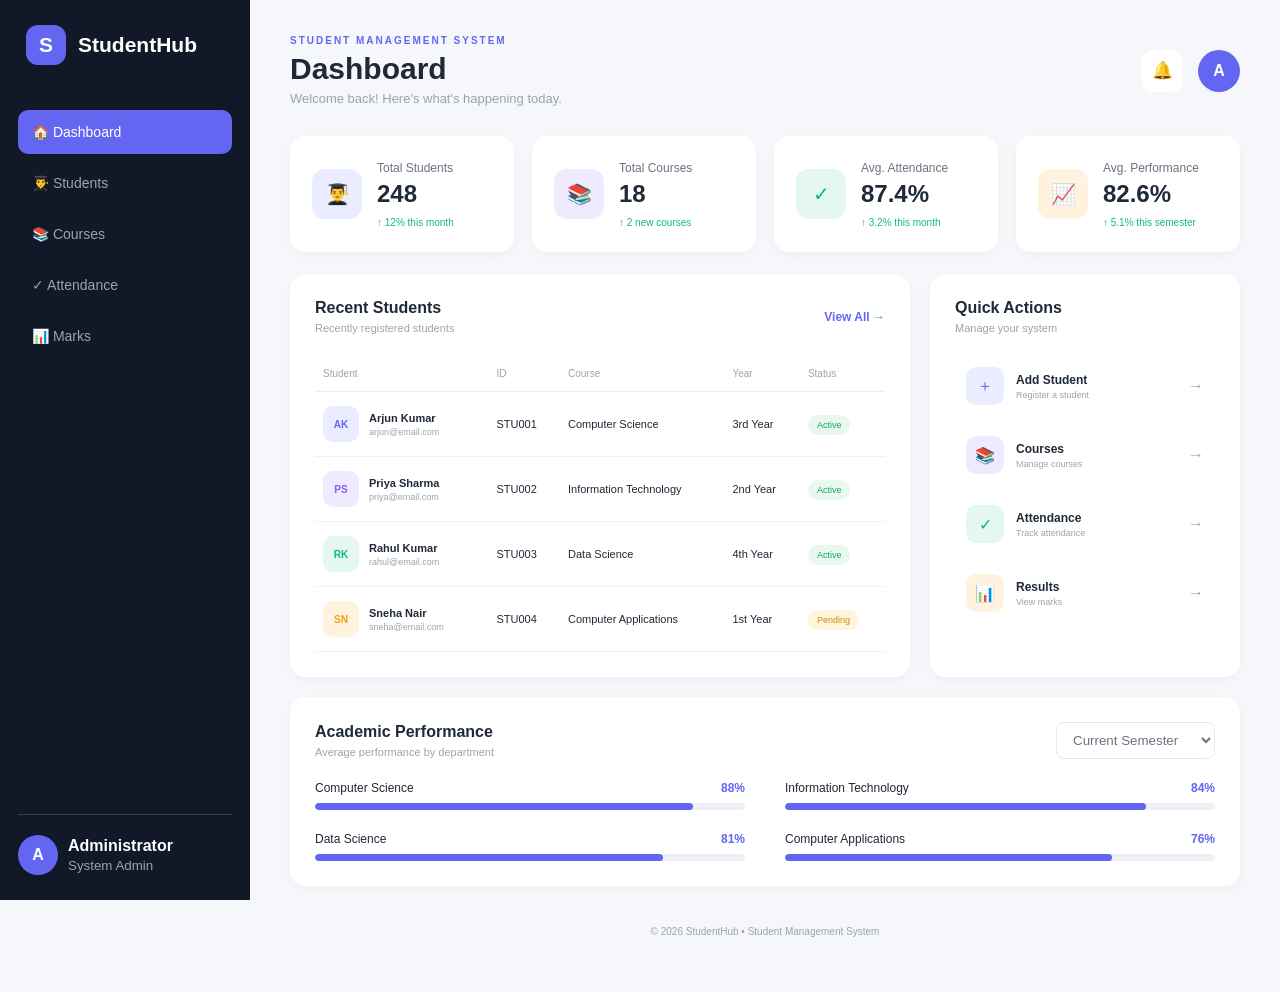
<file: index.html>
<!DOCTYPE html>
<html lang="en">
<head>
    <meta charset="UTF-8">
    <meta name="viewport" content="width=device-width, initial-scale=1.0">
    <title>StudentHub | Dashboard</title>
    <link rel="stylesheet" href="css/style.css">
</head>
<body>

<aside class="sidebar">
    <div class="logo">
        <div class="logo-box">S</div>
        <span>StudentHub</span>
    </div>

    <nav>
        <a href="index.html" class="active">🏠 Dashboard</a>
        <a href="students.html">👨‍🎓 Students</a>
        <a href="courses.html">📚 Courses</a>
        <a href="attendance.html">✓ Attendance</a>
        <a href="marks.html">📊 Marks</a>
    </nav>

    <div class="sidebar-user">
        <div class="user-avatar">A</div>
        <div>
            <strong>Administrator</strong>
            <small>System Admin</small>
        </div>
    </div>
</aside>

<main class="main-content">

    <header class="topbar">
        <div>
            <p class="eyebrow">STUDENT MANAGEMENT SYSTEM</p>
            <h1>Dashboard</h1>
            <p class="subtitle">Welcome back! Here's what's happening today.</p>
        </div>

        <div class="top-right">
            <button class="notification" onclick="showNotification()">🔔</button>
            <div class="profile-avatar">A</div>
        </div>
    </header>

    <section class="stats-grid">

        <div class="stat-card">
            <div class="stat-icon blue">👨‍🎓</div>
            <div>
                <span>Total Students</span>
                <h2 id="totalStudents">248</h2>
                <small class="up">↑ 12% this month</small>
            </div>
        </div>

        <div class="stat-card">
            <div class="stat-icon purple">📚</div>
            <div>
                <span>Total Courses</span>
                <h2>18</h2>
                <small class="up">↑ 2 new courses</small>
            </div>
        </div>

        <div class="stat-card">
            <div class="stat-icon green">✓</div>
            <div>
                <span>Avg. Attendance</span>
                <h2>87.4%</h2>
                <small class="up">↑ 3.2% this month</small>
            </div>
        </div>

        <div class="stat-card">
            <div class="stat-icon orange">📈</div>
            <div>
                <span>Avg. Performance</span>
                <h2>82.6%</h2>
                <small class="up">↑ 5.1% this semester</small>
            </div>
        </div>

    </section>

    <section class="content-grid">

        <div class="panel wide">
            <div class="panel-heading">
                <div>
                    <h3>Recent Students</h3>
                    <p>Recently registered students</p>
                </div>
                <a href="students.html" class="view-all">View All →</a>
            </div>

            <div class="table-wrapper">
                <table>
                    <thead>
                        <tr>
                            <th>Student</th>
                            <th>ID</th>
                            <th>Course</th>
                            <th>Year</th>
                            <th>Status</th>
                        </tr>
                    </thead>

                    <tbody>
                        <tr>
                            <td>
                                <div class="student-info">
                                    <div class="student-avatar">AK</div>
                                    <div>
                                        <strong>Arjun Kumar</strong>
                                        <small>arjun@email.com</small>
                                    </div>
                                </div>
                            </td>
                            <td>STU001</td>
                            <td>Computer Science</td>
                            <td>3rd Year</td>
                            <td><span class="badge success">Active</span></td>
                        </tr>

                        <tr>
                            <td>
                                <div class="student-info">
                                    <div class="student-avatar purple-bg">PS</div>
                                    <div>
                                        <strong>Priya Sharma</strong>
                                        <small>priya@email.com</small>
                                    </div>
                                </div>
                            </td>
                            <td>STU002</td>
                            <td>Information Technology</td>
                            <td>2nd Year</td>
                            <td><span class="badge success">Active</span></td>
                        </tr>

                        <tr>
                            <td>
                                <div class="student-info">
                                    <div class="student-avatar green-bg">RK</div>
                                    <div>
                                        <strong>Rahul Kumar</strong>
                                        <small>rahul@email.com</small>
                                    </div>
                                </div>
                            </td>
                            <td>STU003</td>
                            <td>Data Science</td>
                            <td>4th Year</td>
                            <td><span class="badge success">Active</span></td>
                        </tr>

                        <tr>
                            <td>
                                <div class="student-info">
                                    <div class="student-avatar orange-bg">SN</div>
                                    <div>
                                        <strong>Sneha Nair</strong>
                                        <small>sneha@email.com</small>
                                    </div>
                                </div>
                            </td>
                            <td>STU004</td>
                            <td>Computer Applications</td>
                            <td>1st Year</td>
                            <td><span class="badge warning">Pending</span></td>
                        </tr>
                    </tbody>
                </table>
            </div>
        </div>

        <div class="panel">
            <div class="panel-heading">
                <div>
                    <h3>Quick Actions</h3>
                    <p>Manage your system</p>
                </div>
            </div>

            <div class="quick-actions">

                <a href="students.html" class="quick-action">
                    <div class="action-icon blue">＋</div>
                    <div>
                        <strong>Add Student</strong>
                        <small>Register a student</small>
                    </div>
                    <span>→</span>
                </a>

                <a href="courses.html" class="quick-action">
                    <div class="action-icon purple">📚</div>
                    <div>
                        <strong>Courses</strong>
                        <small>Manage courses</small>
                    </div>
                    <span>→</span>
                </a>

                <a href="attendance.html" class="quick-action">
                    <div class="action-icon green">✓</div>
                    <div>
                        <strong>Attendance</strong>
                        <small>Track attendance</small>
                    </div>
                    <span>→</span>
                </a>

                <a href="marks.html" class="quick-action">
                    <div class="action-icon orange">📊</div>
                    <div>
                        <strong>Results</strong>
                        <small>View marks</small>
                    </div>
                    <span>→</span>
                </a>

            </div>
        </div>

    </section>

    <section class="panel performance-panel">

        <div class="panel-heading">
            <div>
                <h3>Academic Performance</h3>
                <p>Average performance by department</p>
            </div>

            <select>
                <option>Current Semester</option>
                <option>Previous Semester</option>
            </select>
        </div>

        <div class="performance-grid">

            <div class="performance-item">
                <div class="performance-title">
                    <span>Computer Science</span>
                    <strong>88%</strong>
                </div>
                <div class="progress">
                    <div style="width:88%"></div>
                </div>
            </div>

            <div class="performance-item">
                <div class="performance-title">
                    <span>Information Technology</span>
                    <strong>84%</strong>
                </div>
                <div class="progress">
                    <div style="width:84%"></div>
                </div>
            </div>

            <div class="performance-item">
                <div class="performance-title">
                    <span>Data Science</span>
                    <strong>81%</strong>
                </div>
                <div class="progress">
                    <div style="width:81%"></div>
                </div>
            </div>

            <div class="performance-item">
                <div class="performance-title">
                    <span>Computer Applications</span>
                    <strong>76%</strong>
                </div>
                <div class="progress">
                    <div style="width:76%"></div>
                </div>
            </div>

        </div>

    </section>

    <footer>
        © 2026 StudentHub • Student Management System
    </footer>

</main>

<script src="js/script.js"></script>
</body>
</html>
</file>
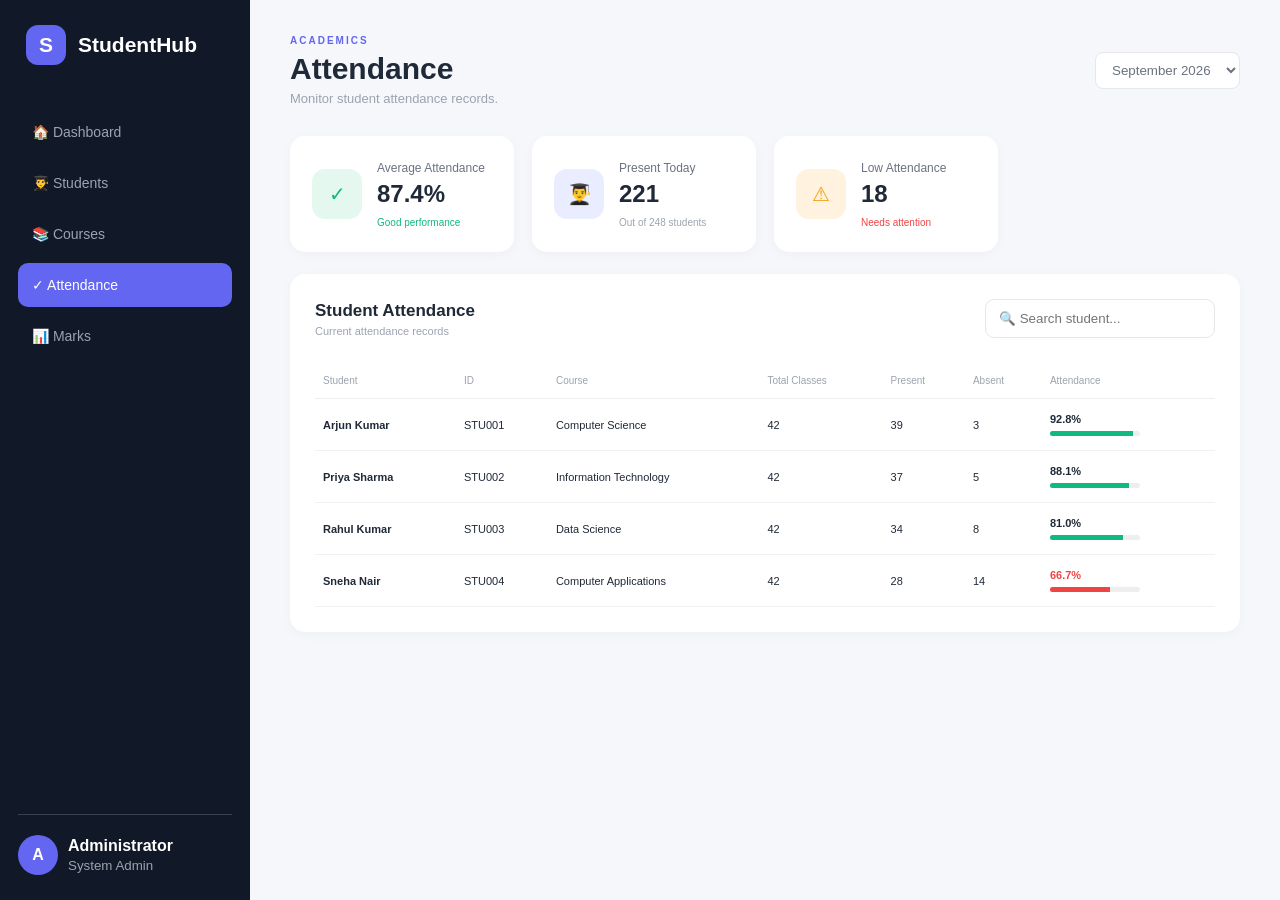
<file: attendance.html>
<!DOCTYPE html>
<html lang="en">
<head>
    <meta charset="UTF-8">
    <meta name="viewport" content="width=device-width, initial-scale=1.0">
    <title>StudentHub | Attendance</title>
    <link rel="stylesheet" href="css/style.css">
</head>
<body>

<aside class="sidebar">

    <div class="logo">
        <div class="logo-box">S</div>
        <span>StudentHub</span>
    </div>

    <nav>
        <a href="index.html">🏠 Dashboard</a>
        <a href="students.html">👨‍🎓 Students</a>
        <a href="courses.html">📚 Courses</a>
        <a href="attendance.html" class="active">✓ Attendance</a>
        <a href="marks.html">📊 Marks</a>
    </nav>

    <div class="sidebar-user">
        <div class="user-avatar">A</div>
        <div>
            <strong>Administrator</strong>
            <small>System Admin</small>
        </div>
    </div>

</aside>


<main class="main-content">

    <header class="topbar">

        <div>
            <p class="eyebrow">ACADEMICS</p>
            <h1>Attendance</h1>
            <p class="subtitle">Monitor student attendance records.</p>
        </div>

        <select class="header-select">
            <option>September 2026</option>
            <option>August 2026</option>
            <option>July 2026</option>
        </select>

    </header>


    <section class="stats-grid">

        <div class="stat-card">
            <div class="stat-icon green">✓</div>
            <div>
                <span>Average Attendance</span>
                <h2>87.4%</h2>
                <small class="up">Good performance</small>
            </div>
        </div>

        <div class="stat-card">
            <div class="stat-icon blue">👨‍🎓</div>
            <div>
                <span>Present Today</span>
                <h2>221</h2>
                <small>Out of 248 students</small>
            </div>
        </div>

        <div class="stat-card">
            <div class="stat-icon orange">⚠</div>
            <div>
                <span>Low Attendance</span>
                <h2>18</h2>
                <small class="down">Needs attention</small>
            </div>
        </div>

    </section>


    <section class="panel">

        <div class="toolbar">

            <div>
                <h3>Student Attendance</h3>
                <p>Current attendance records</p>
            </div>

            <input
                type="text"
                class="search"
                placeholder="🔍 Search student..."
                onkeyup="searchTable(this)"
            >

        </div>


        <div class="table-wrapper">

            <table>

                <thead>
                    <tr>
                        <th>Student</th>
                        <th>ID</th>
                        <th>Course</th>
                        <th>Total Classes</th>
                        <th>Present</th>
                        <th>Absent</th>
                        <th>Attendance</th>
                    </tr>
                </thead>

                <tbody>

                    <tr>
                        <td><strong>Arjun Kumar</strong></td>
                        <td>STU001</td>
                        <td>Computer Science</td>
                        <td>42</td>
                        <td>39</td>
                        <td>3</td>
                        <td>
                            <div class="attendance-cell">
                                <strong>92.8%</strong>
                                <div class="mini-progress">
                                    <div style="width:92.8%"></div>
                                </div>
                            </div>
                        </td>
                    </tr>

                    <tr>
                        <td><strong>Priya Sharma</strong></td>
                        <td>STU002</td>
                        <td>Information Technology</td>
                        <td>42</td>
                        <td>37</td>
                        <td>5</td>
                        <td>
                            <div class="attendance-cell">
                                <strong>88.1%</strong>
                                <div class="mini-progress">
                                    <div style="width:88.1%"></div>
                                </div>
                            </div>
                        </td>
                    </tr>

                    <tr>
                        <td><strong>Rahul Kumar</strong></td>
                        <td>STU003</td>
                        <td>Data Science</td>
                        <td>42</td>
                        <td>34</td>
                        <td>8</td>
                        <td>
                            <div class="attendance-cell">
                                <strong>81.0%</strong>
                                <div class="mini-progress">
                                    <div style="width:81%"></div>
                                </div>
                            </div>
                        </td>
                    </tr>

                    <tr>
                        <td><strong>Sneha Nair</strong></td>
                        <td>STU004</td>
                        <td>Computer Applications</td>
                        <td>42</td>
                        <td>28</td>
                        <td>14</td>
                        <td>
                            <div class="attendance-cell low">
                                <strong>66.7%</strong>
                                <div class="mini-progress">
                                    <div style="width:66.7%"></div>
                                </div>
                            </div>
                        </td>
                    </tr>

                </tbody>

            </table>

        </div>

    </section>

</main>

<script src="js/script.js"></script>
</body>
</html>
</file>
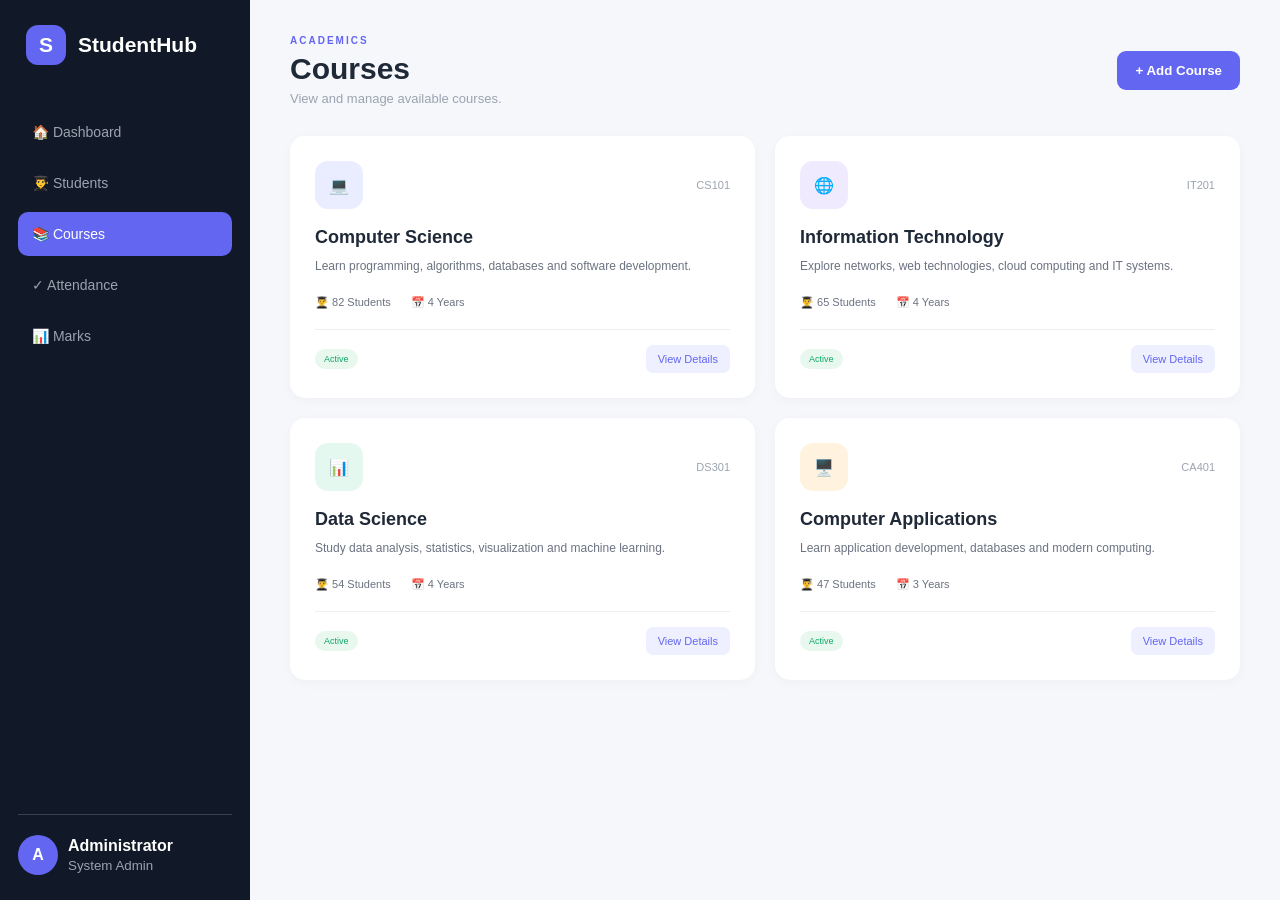
<file: courses.html>
<!DOCTYPE html>
<html lang="en">
<head>
    <meta charset="UTF-8">
    <meta name="viewport" content="width=device-width, initial-scale=1.0">
    <title>StudentHub | Courses</title>
    <link rel="stylesheet" href="css/style.css">
</head>
<body>

<aside class="sidebar">

    <div class="logo">
        <div class="logo-box">S</div>
        <span>StudentHub</span>
    </div>

    <nav>
        <a href="index.html">🏠 Dashboard</a>
        <a href="students.html">👨‍🎓 Students</a>
        <a href="courses.html" class="active">📚 Courses</a>
        <a href="attendance.html">✓ Attendance</a>
        <a href="marks.html">📊 Marks</a>
    </nav>

    <div class="sidebar-user">
        <div class="user-avatar">A</div>
        <div>
            <strong>Administrator</strong>
            <small>System Admin</small>
        </div>
    </div>

</aside>

<main class="main-content">

    <header class="topbar">

        <div>
            <p class="eyebrow">ACADEMICS</p>
            <h1>Courses</h1>
            <p class="subtitle">View and manage available courses.</p>
        </div>

        <button class="primary-btn" onclick="addCourse()">
            + Add Course
        </button>

    </header>


    <section class="course-grid">

        <div class="course-card">
            <div class="course-top">
                <div class="course-icon blue">💻</div>
                <span class="course-code">CS101</span>
            </div>

            <h3>Computer Science</h3>
            <p>Learn programming, algorithms, databases and software development.</p>

            <div class="course-info">
                <span>👨‍🎓 82 Students</span>
                <span>📅 4 Years</span>
            </div>

            <div class="course-footer">
                <span class="badge success">Active</span>
                <button class="small-btn">View Details</button>
            </div>
        </div>


        <div class="course-card">
            <div class="course-top">
                <div class="course-icon purple">🌐</div>
                <span class="course-code">IT201</span>
            </div>

            <h3>Information Technology</h3>
            <p>Explore networks, web technologies, cloud computing and IT systems.</p>

            <div class="course-info">
                <span>👨‍🎓 65 Students</span>
                <span>📅 4 Years</span>
            </div>

            <div class="course-footer">
                <span class="badge success">Active</span>
                <button class="small-btn">View Details</button>
            </div>
        </div>


        <div class="course-card">
            <div class="course-top">
                <div class="course-icon green">📊</div>
                <span class="course-code">DS301</span>
            </div>

            <h3>Data Science</h3>
            <p>Study data analysis, statistics, visualization and machine learning.</p>

            <div class="course-info">
                <span>👨‍🎓 54 Students</span>
                <span>📅 4 Years</span>
            </div>

            <div class="course-footer">
                <span class="badge success">Active</span>
                <button class="small-btn">View Details</button>
            </div>
        </div>


        <div class="course-card">
            <div class="course-top">
                <div class="course-icon orange">🖥️</div>
                <span class="course-code">CA401</span>
            </div>

            <h3>Computer Applications</h3>
            <p>Learn application development, databases and modern computing.</p>

            <div class="course-info">
                <span>👨‍🎓 47 Students</span>
                <span>📅 3 Years</span>
            </div>

            <div class="course-footer">
                <span class="badge success">Active</span>
                <button class="small-btn">View Details</button>
            </div>
        </div>

    </section>

</main>

<script src="js/script.js"></script>
</body>
</html>
</file>
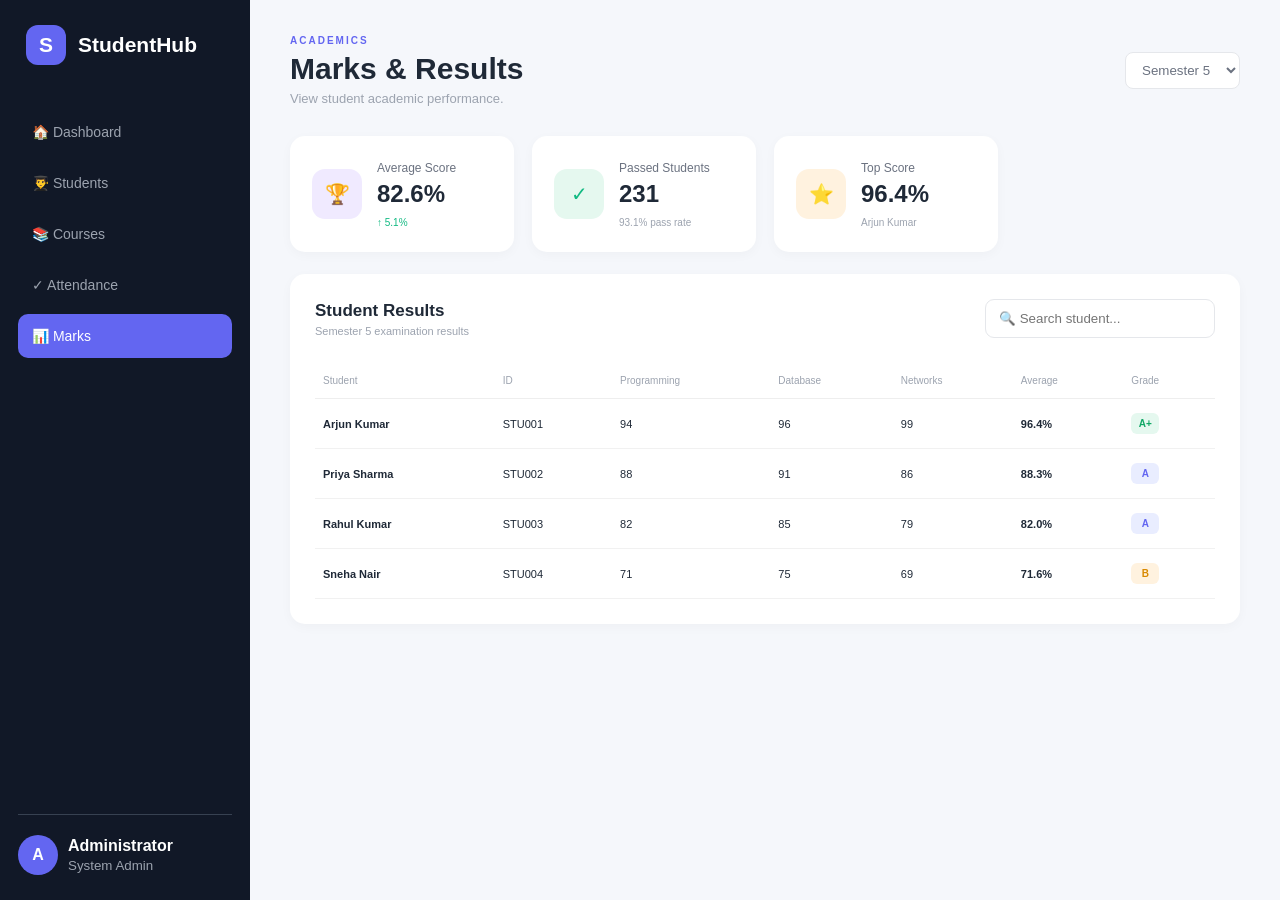
<file: marks.html>
<!DOCTYPE html>
<html lang="en">
<head>
    <meta charset="UTF-8">
    <meta name="viewport" content="width=device-width, initial-scale=1.0">
    <title>StudentHub | Marks</title>
    <link rel="stylesheet" href="css/style.css">
</head>
<body>

<aside class="sidebar">

    <div class="logo">
        <div class="logo-box">S</div>
        <span>StudentHub</span>
    </div>

    <nav>
        <a href="index.html">🏠 Dashboard</a>
        <a href="students.html">👨‍🎓 Students</a>
        <a href="courses.html">📚 Courses</a>
        <a href="attendance.html">✓ Attendance</a>
        <a href="marks.html" class="active">📊 Marks</a>
    </nav>

    <div class="sidebar-user">
        <div class="user-avatar">A</div>
        <div>
            <strong>Administrator</strong>
            <small>System Admin</small>
        </div>
    </div>

</aside>


<main class="main-content">

    <header class="topbar">

        <div>
            <p class="eyebrow">ACADEMICS</p>
            <h1>Marks & Results</h1>
            <p class="subtitle">View student academic performance.</p>
        </div>

        <select class="header-select">
            <option>Semester 5</option>
            <option>Semester 4</option>
            <option>Semester 3</option>
        </select>

    </header>


    <section class="stats-grid">

        <div class="stat-card">
            <div class="stat-icon purple">🏆</div>
            <div>
                <span>Average Score</span>
                <h2>82.6%</h2>
                <small class="up">↑ 5.1%</small>
            </div>
        </div>

        <div class="stat-card">
            <div class="stat-icon green">✓</div>
            <div>
                <span>Passed Students</span>
                <h2>231</h2>
                <small>93.1% pass rate</small>
            </div>
        </div>

        <div class="stat-card">
            <div class="stat-icon orange">⭐</div>
            <div>
                <span>Top Score</span>
                <h2>96.4%</h2>
                <small>Arjun Kumar</small>
            </div>
        </div>

    </section>


    <section class="panel">

        <div class="toolbar">

            <div>
                <h3>Student Results</h3>
                <p>Semester 5 examination results</p>
            </div>

            <input
                type="text"
                class="search"
                placeholder="🔍 Search student..."
                onkeyup="searchTable(this)"
            >

        </div>


        <div class="table-wrapper">

            <table>

                <thead>
                    <tr>
                        <th>Student</th>
                        <th>ID</th>
                        <th>Programming</th>
                        <th>Database</th>
                        <th>Networks</th>
                        <th>Average</th>
                        <th>Grade</th>
                    </tr>
                </thead>

                <tbody>

                    <tr>
                        <td><strong>Arjun Kumar</strong></td>
                        <td>STU001</td>
                        <td>94</td>
                        <td>96</td>
                        <td>99</td>
                        <td><strong>96.4%</strong></td>
                        <td><span class="grade a-plus">A+</span></td>
                    </tr>

                    <tr>
                        <td><strong>Priya Sharma</strong></td>
                        <td>STU002</td>
                        <td>88</td>
                        <td>91</td>
                        <td>86</td>
                        <td><strong>88.3%</strong></td>
                        <td><span class="grade a">A</span></td>
                    </tr>

                    <tr>
                        <td><strong>Rahul Kumar</strong></td>
                        <td>STU003</td>
                        <td>82</td>
                        <td>85</td>
                        <td>79</td>
                        <td><strong>82.0%</strong></td>
                        <td><span class="grade a">A</span></td>
                    </tr>

                    <tr>
                        <td><strong>Sneha Nair</strong></td>
                        <td>STU004</td>
                        <td>71</td>
                        <td>75</td>
                        <td>69</td>
                        <td><strong>71.6%</strong></td>
                        <td><span class="grade b">B</span></td>
                    </tr>

                </tbody>

            </table>

        </div>

    </section>

</main>

<script src="js/script.js"></script>
</body>
</html>
</file>
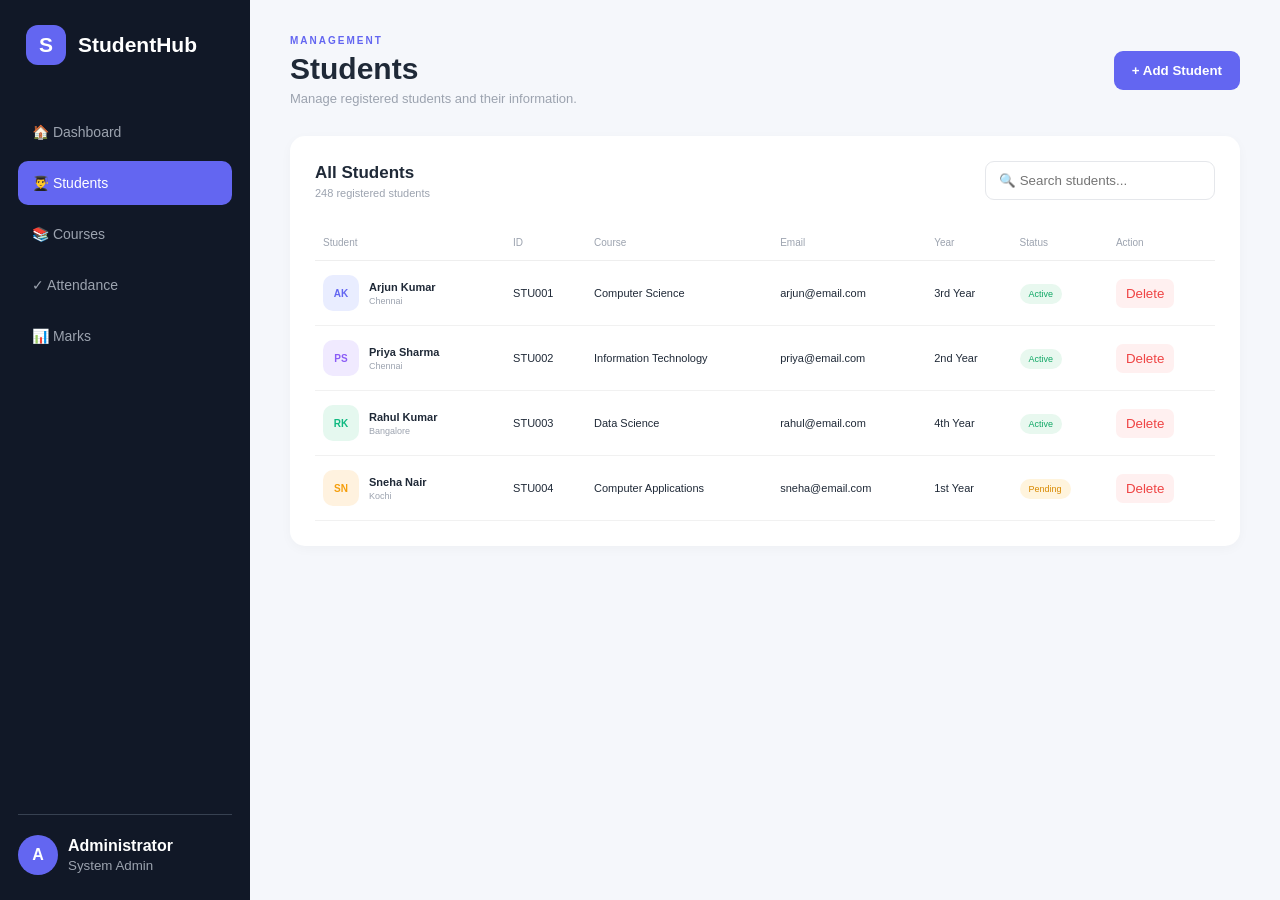
<file: students.html>
<!DOCTYPE html>
<html lang="en">
<head>
    <meta charset="UTF-8">
    <meta name="viewport" content="width=device-width, initial-scale=1.0">
    <title>StudentHub | Students</title>
    <link rel="stylesheet" href="css/style.css">
</head>
<body>

<aside class="sidebar">
    <div class="logo">
        <div class="logo-box">S</div>
        <span>StudentHub</span>
    </div>

    <nav>
        <a href="index.html">🏠 Dashboard</a>
        <a href="students.html" class="active">👨‍🎓 Students</a>
        <a href="courses.html">📚 Courses</a>
        <a href="attendance.html">✓ Attendance</a>
        <a href="marks.html">📊 Marks</a>
    </nav>

    <div class="sidebar-user">
        <div class="user-avatar">A</div>
        <div>
            <strong>Administrator</strong>
            <small>System Admin</small>
        </div>
    </div>
</aside>

<main class="main-content">

    <header class="topbar">
        <div>
            <p class="eyebrow">MANAGEMENT</p>
            <h1>Students</h1>
            <p class="subtitle">Manage registered students and their information.</p>
        </div>

        <button class="primary-btn" onclick="openStudentModal()">
            + Add Student
        </button>
    </header>

    <section class="panel">

        <div class="toolbar">
            <div>
                <h3>All Students</h3>
                <p>248 registered students</p>
            </div>

            <input
                type="text"
                id="studentSearch"
                class="search"
                placeholder="🔍 Search students..."
                onkeyup="searchStudents()"
            >
        </div>

        <div class="table-wrapper">

            <table id="studentTable">

                <thead>
                    <tr>
                        <th>Student</th>
                        <th>ID</th>
                        <th>Course</th>
                        <th>Email</th>
                        <th>Year</th>
                        <th>Status</th>
                        <th>Action</th>
                    </tr>
                </thead>

                <tbody>

                    <tr>
                        <td>
                            <div class="student-info">
                                <div class="student-avatar">AK</div>
                                <div>
                                    <strong>Arjun Kumar</strong>
                                    <small>Chennai</small>
                                </div>
                            </div>
                        </td>
                        <td>STU001</td>
                        <td>Computer Science</td>
                        <td>arjun@email.com</td>
                        <td>3rd Year</td>
                        <td><span class="badge success">Active</span></td>
                        <td>
                            <button class="delete-btn" onclick="deleteStudent(this)">Delete</button>
                        </td>
                    </tr>

                    <tr>
                        <td>
                            <div class="student-info">
                                <div class="student-avatar purple-bg">PS</div>
                                <div>
                                    <strong>Priya Sharma</strong>
                                    <small>Chennai</small>
                                </div>
                            </div>
                        </td>
                        <td>STU002</td>
                        <td>Information Technology</td>
                        <td>priya@email.com</td>
                        <td>2nd Year</td>
                        <td><span class="badge success">Active</span></td>
                        <td>
                            <button class="delete-btn" onclick="deleteStudent(this)">Delete</button>
                        </td>
                    </tr>

                    <tr>
                        <td>
                            <div class="student-info">
                                <div class="student-avatar green-bg">RK</div>
                                <div>
                                    <strong>Rahul Kumar</strong>
                                    <small>Bangalore</small>
                                </div>
                            </div>
                        </td>
                        <td>STU003</td>
                        <td>Data Science</td>
                        <td>rahul@email.com</td>
                        <td>4th Year</td>
                        <td><span class="badge success">Active</span></td>
                        <td>
                            <button class="delete-btn" onclick="deleteStudent(this)">Delete</button>
                        </td>
                    </tr>

                    <tr>
                        <td>
                            <div class="student-info">
                                <div class="student-avatar orange-bg">SN</div>
                                <div>
                                    <strong>Sneha Nair</strong>
                                    <small>Kochi</small>
                                </div>
                            </div>
                        </td>
                        <td>STU004</td>
                        <td>Computer Applications</td>
                        <td>sneha@email.com</td>
                        <td>1st Year</td>
                        <td><span class="badge warning">Pending</span></td>
                        <td>
                            <button class="delete-btn" onclick="deleteStudent(this)">Delete</button>
                        </td>
                    </tr>

                </tbody>

            </table>

        </div>
    </section>

</main>


<div class="modal" id="studentModal">

    <div class="modal-box">

        <div class="modal-header">
            <div>
                <h2>Add New Student</h2>
                <p>Enter student information</p>
            </div>

            <button onclick="closeStudentModal()" class="close-btn">×</button>
        </div>

        <form onsubmit="addStudent(event)">

            <div class="form-grid">

                <div class="form-group">
                    <label>Full Name</label>
                    <input type="text" id="studentName" required>
                </div>

                <div class="form-group">
                    <label>Student ID</label>
                    <input type="text" id="studentId" placeholder="STU005" required>
                </div>

                <div class="form-group">
                    <label>Email</label>
                    <input type="email" id="studentEmail" required>
                </div>

                <div class="form-group">
                    <label>Course</label>
                    <select id="studentCourse">
                        <option>Computer Science</option>
                        <option>Information Technology</option>
                        <option>Data Science</option>
                        <option>Computer Applications</option>
                    </select>
                </div>

                <div class="form-group">
                    <label>Year</label>
                    <select id="studentYear">
                        <option>1st Year</option>
                        <option>2nd Year</option>
                        <option>3rd Year</option>
                        <option>4th Year</option>
                    </select>
                </div>

            </div>

            <div class="modal-actions">
                <button type="button" class="secondary-btn" onclick="closeStudentModal()">
                    Cancel
                </button>

                <button type="submit" class="primary-btn">
                    Add Student
                </button>
            </div>

        </form>

    </div>

</div>

<script src="js/script.js"></script>
</body>
</html>
</file>
<file: css/style.css>
* {
    margin: 0;
    padding: 0;
    box-sizing: border-box;
}

body {
    font-family: Arial, Helvetica, sans-serif;
    background: #f5f7fb;
    color: #1f2937;
}


/* SIDEBAR */

.sidebar {
    position: fixed;
    left: 0;
    top: 0;
    width: 250px;
    height: 100vh;
    background: #111827;
    padding: 25px 18px;
    display: flex;
    flex-direction: column;
    z-index: 100;
}

.logo {
    display: flex;
    align-items: center;
    gap: 12px;
    color: white;
    font-size: 21px;
    font-weight: bold;
    padding-left: 8px;
    margin-bottom: 45px;
}

.logo-box {
    width: 40px;
    height: 40px;
    background: #6366f1;
    border-radius: 12px;
    display: flex;
    align-items: center;
    justify-content: center;
}

nav {
    display: flex;
    flex-direction: column;
    gap: 7px;
}

nav a {
    text-decoration: none;
    color: #9ca3af;
    padding: 14px;
    border-radius: 10px;
    transition: 0.2s;
    font-size: 14px;
}

nav a:hover {
    background: #1f2937;
    color: white;
}

nav a.active {
    background: #6366f1;
    color: white;
}

.sidebar-user {
    margin-top: auto;
    border-top: 1px solid #374151;
    padding-top: 20px;
    display: flex;
    align-items: center;
    gap: 10px;
    color: white;
}

.user-avatar,
.profile-avatar {
    width: 40px;
    height: 40px;
    border-radius: 50%;
    background: #6366f1;
    color: white;
    display: flex;
    align-items: center;
    justify-content: center;
    font-weight: bold;
}

.sidebar-user small {
    display: block;
    color: #9ca3af;
    margin-top: 3px;
}


/* MAIN */

.main-content {
    margin-left: 250px;
    padding: 35px 40px;
    min-height: 100vh;
}

.topbar {
    display: flex;
    justify-content: space-between;
    align-items: center;
    margin-bottom: 30px;
}

.eyebrow {
    color: #6366f1;
    font-size: 10px;
    font-weight: bold;
    letter-spacing: 2px;
    margin-bottom: 6px;
}

.topbar h1 {
    font-size: 30px;
    margin-bottom: 5px;
}

.subtitle {
    color: #9ca3af;
    font-size: 13px;
}

.top-right {
    display: flex;
    align-items: center;
    gap: 15px;
}

.notification {
    border: 0;
    background: white;
    width: 42px;
    height: 42px;
    border-radius: 12px;
    cursor: pointer;
    font-size: 17px;
}

.profile-avatar {
    width: 42px;
    height: 42px;
}


/* BUTTONS */

.primary-btn {
    background: #6366f1;
    color: white;
    border: none;
    border-radius: 9px;
    padding: 12px 18px;
    font-weight: bold;
    cursor: pointer;
    transition: 0.2s;
}

.primary-btn:hover {
    background: #4f46e5;
    transform: translateY(-1px);
}

.secondary-btn {
    background: #f3f4f6;
    color: #374151;
    border: none;
    border-radius: 9px;
    padding: 12px 18px;
    cursor: pointer;
}

.small-btn {
    background: #eef0ff;
    border: none;
    color: #6366f1;
    padding: 8px 12px;
    border-radius: 7px;
    cursor: pointer;
    font-size: 11px;
}

.delete-btn {
    border: none;
    background: #fff0f0;
    color: #ef4444;
    padding: 7px 10px;
    border-radius: 7px;
    cursor: pointer;
}


/* STATS */

.stats-grid {
    display: grid;
    grid-template-columns: repeat(4, 1fr);
    gap: 18px;
    margin-bottom: 22px;
}

.stat-card {
    background: white;
    border-radius: 15px;
    padding: 22px;
    display: flex;
    align-items: center;
    gap: 15px;
    box-shadow: 0 3px 12px rgba(0,0,0,0.03);
}

.stat-icon {
    width: 50px;
    height: 50px;
    border-radius: 13px;
    display: flex;
    align-items: center;
    justify-content: center;
    font-size: 20px;
    flex-shrink: 0;
}

.blue {
    background: #e9edff;
    color: #6366f1;
}

.purple {
    background: #f0eaff;
    color: #8b5cf6;
}

.green {
    background: #e5f8ef;
    color: #10b981;
}

.orange {
    background: #fff2df;
    color: #f59e0b;
}

.stat-card span {
    color: #6b7280;
    font-size: 12px;
}

.stat-card h2 {
    font-size: 24px;
    margin: 4px 0;
}

.stat-card small {
    color: #9ca3af;
    font-size: 10px;
}

.stat-card .up {
    color: #10b981;
}

.stat-card .down {
    color: #ef4444;
}


/* GRID */

.content-grid {
    display: grid;
    grid-template-columns: 2fr 1fr;
    gap: 20px;
    margin-bottom: 20px;
}


/* PANEL */

.panel {
    background: white;
    border-radius: 15px;
    padding: 25px;
    box-shadow: 0 3px 12px rgba(0,0,0,0.03);
}

.panel-heading {
    display: flex;
    justify-content: space-between;
    align-items: center;
    margin-bottom: 22px;
}

.panel-heading h3 {
    font-size: 16px;
    margin-bottom: 5px;
}

.panel-heading p {
    color: #9ca3af;
    font-size: 11px;
}

.view-all {
    text-decoration: none;
    color: #6366f1;
    font-size: 12px;
    font-weight: bold;
}


/* TABLE */

.table-wrapper {
    overflow-x: auto;
}

table {
    width: 100%;
    border-collapse: collapse;
}

th {
    text-align: left;
    color: #9ca3af;
    font-size: 10px;
    font-weight: normal;
    padding: 12px 8px;
    border-bottom: 1px solid #eeeeee;
    white-space: nowrap;
}

td {
    padding: 14px 8px;
    border-bottom: 1px solid #f1f1f1;
    font-size: 11px;
    white-space: nowrap;
}

.student-info {
    display: flex;
    align-items: center;
    gap: 10px;
}

.student-info small {
    display: block;
    color: #9ca3af;
    margin-top: 3px;
    font-size: 9px;
}

.student-avatar {
    width: 36px;
    height: 36px;
    border-radius: 10px;
    background: #e9edff;
    color: #6366f1;
    display: flex;
    align-items: center;
    justify-content: center;
    font-weight: bold;
    font-size: 10px;
}

.purple-bg {
    background: #f0eaff;
    color: #8b5cf6;
}

.green-bg {
    background: #e5f8ef;
    color: #10b981;
}

.orange-bg {
    background: #fff2df;
    color: #f59e0b;
}


/* BADGES */

.badge {
    padding: 5px 9px;
    border-radius: 20px;
    font-size: 9px;
}

.success {
    background: #e8f8ef;
    color: #10a765;
}

.warning {
    background: #fff4dd;
    color: #d88900;
}


/* QUICK ACTIONS */

.quick-actions {
    display: flex;
    flex-direction: column;
    gap: 9px;
}

.quick-action {
    display: flex;
    align-items: center;
    gap: 12px;
    padding: 11px;
    border-radius: 10px;
    text-decoration: none;
    color: #1f2937;
    transition: 0.2s;
}

.quick-action:hover {
    background: #f7f8fc;
}

.quick-action div:nth-child(2) {
    flex: 1;
}

.quick-action strong {
    display: block;
    font-size: 12px;
}

.quick-action small {
    display: block;
    color: #9ca3af;
    font-size: 9px;
    margin-top: 3px;
}

.quick-action > span {
    color: #9ca3af;
}

.action-icon {
    width: 38px;
    height: 38px;
    border-radius: 10px;
    display: flex;
    align-items: center;
    justify-content: center;
}


/* PERFORMANCE */

.performance-panel {
    margin-bottom: 20px;
}

.performance-grid {
    display: grid;
    grid-template-columns: 1fr 1fr;
    gap: 22px 40px;
}

.performance-title {
    display: flex;
    justify-content: space-between;
    font-size: 12px;
    margin-bottom: 8px;
}

.performance-title strong {
    color: #6366f1;
}

.progress {
    height: 7px;
    background: #eef0f5;
    border-radius: 20px;
    overflow: hidden;
}

.progress div {
    height: 100%;
    background: #6366f1;
    border-radius: 20px;
}

select,
.header-select {
    padding: 9px 12px;
    border: 1px solid #e5e7eb;
    border-radius: 8px;
    background: white;
    color: #6b7280;
}


/* TOOLBAR */

.toolbar {
    display: flex;
    justify-content: space-between;
    align-items: center;
    margin-bottom: 25px;
}

.toolbar h3 {
    font-size: 17px;
    margin-bottom: 4px;
}

.toolbar p {
    color: #9ca3af;
    font-size: 11px;
}

.search {
    width: 230px;
    padding: 11px 13px;
    border: 1px solid #e5e7eb;
    border-radius: 9px;
    outline: none;
}

.search:focus {
    border-color: #6366f1;
}


/* COURSES */

.course-grid {
    display: grid;
    grid-template-columns: repeat(2, 1fr);
    gap: 20px;
}

.course-card {
    background: white;
    border-radius: 15px;
    padding: 25px;
    box-shadow: 0 3px 12px rgba(0,0,0,0.03);
}

.course-top {
    display: flex;
    justify-content: space-between;
    align-items: center;
    margin-bottom: 18px;
}

.course-icon {
    width: 48px;
    height: 48px;
    border-radius: 13px;
    display: flex;
    align-items: center;
    justify-content: center;
}

.course-code {
    font-size: 11px;
    color: #9ca3af;
}

.course-card h3 {
    font-size: 18px;
    margin-bottom: 9px;
}

.course-card p {
    color: #6b7280;
    font-size: 12px;
    line-height: 1.6;
}

.course-info {
    display: flex;
    gap: 20px;
    margin: 20px 0;
    color: #6b7280;
    font-size: 11px;
}

.course-footer {
    border-top: 1px solid #eeeeee;
    padding-top: 15px;
    display: flex;
    justify-content: space-between;
    align-items: center;
}


/* ATTENDANCE */

.attendance-cell strong {
    display: block;
    margin-bottom: 6px;
}

.mini-progress {
    width: 90px;
    height: 5px;
    background: #eeeeee;
    border-radius: 10px;
    overflow: hidden;
}

.mini-progress div {
    height: 100%;
    background: #10b981;
}

.attendance-cell.low strong {
    color: #ef4444;
}

.attendance-cell.low .mini-progress div {
    background: #ef4444;
}


/* MARKS */

.grade {
    display: inline-block;
    min-width: 28px;
    text-align: center;
    padding: 5px 7px;
    border-radius: 6px;
    font-weight: bold;
    font-size: 10px;
}

.a-plus {
    background: #e5f8ef;
    color: #10a765;
}

.a {
    background: #e9edff;
    color: #6366f1;
}

.b {
    background: #fff2df;
    color: #d88900;
}


/* MODAL */

.modal {
    display: none;
    position: fixed;
    inset: 0;
    background: rgba(17,24,39,0.55);
    align-items: center;
    justify-content: center;
    z-index: 500;
}

.modal.show {
    display: flex;
}

.modal-box {
    width: 520px;
    max-width: 90%;
    background: white;
    border-radius: 16px;
    padding: 28px;
}

.modal-header {
    display: flex;
    justify-content: space-between;
    margin-bottom: 25px;
}

.modal-header h2 {
    font-size: 20px;
}

.modal-header p {
    color: #9ca3af;
    font-size: 11px;
    margin-top: 4px;
}

.close-btn {
    border: none;
    background: #f3f4f6;
    width: 32px;
    height: 32px;
    border-radius: 8px;
    font-size: 20px;
    cursor: pointer;
}

.form-grid {
    display: grid;
    grid-template-columns: 1fr 1fr;
    gap: 17px;
}

.form-group {
    display: flex;
    flex-direction: column;
    gap: 7px;
}

.form-group label {
    font-size: 11px;
    font-weight: bold;
}

.form-group input,
.form-group select {
    padding: 11px;
    border: 1px solid #e5e7eb;
    border-radius: 8px;
    outline: none;
}

.form-group input:focus,
.form-group select:focus {
    border-color: #6366f1;
}

.modal-actions {
    display: flex;
    justify-content: flex-end;
    gap: 10px;
    margin-top: 25px;
}


/* FOOTER */

footer {
    text-align: center;
    color: #9ca3af;
    font-size: 10px;
    padding: 20px;
}


/* RESPONSIVE */

@media (max-width: 1100px) {

    .stats-grid {
        grid-template-columns: repeat(2, 1fr);
    }

    .content-grid {
        grid-template-columns: 1fr;
    }

}

@media (max-width: 800px) {

    .sidebar {
        width: 70px;
        padding: 20px 10px;
    }

    .logo span {
        display: none;
    }

    .logo {
        justify-content: center;
        padding: 0;
    }

    nav a {
        text-align: center;
        font-size: 0;
    }

    nav a:first-letter {
        font-size: 18px;
    }

    .sidebar-user {
        justify-content: center;
    }

    .sidebar-user div:last-child {
        display: none;
    }

    .main-content {
        margin-left: 70px;
        padding: 25px 20px;
    }

    .course-grid {
        grid-template-columns: 1fr;
    }

    .performance-grid {
        grid-template-columns: 1fr;
    }

}

@media (max-width: 600px) {

    .stats-grid {
        grid-template-columns: 1fr;
    }

    .topbar {
        align-items: flex-start;
        gap: 15px;
    }

    .topbar h1 {
        font-size: 24px;
    }

    .toolbar {
        flex-direction: column;
        align-items: flex-start;
        gap: 15px;
    }

    .search {
        width: 100%;
    }

    .form-grid {
        grid-template-columns: 1fr;
    }

}
</file>
